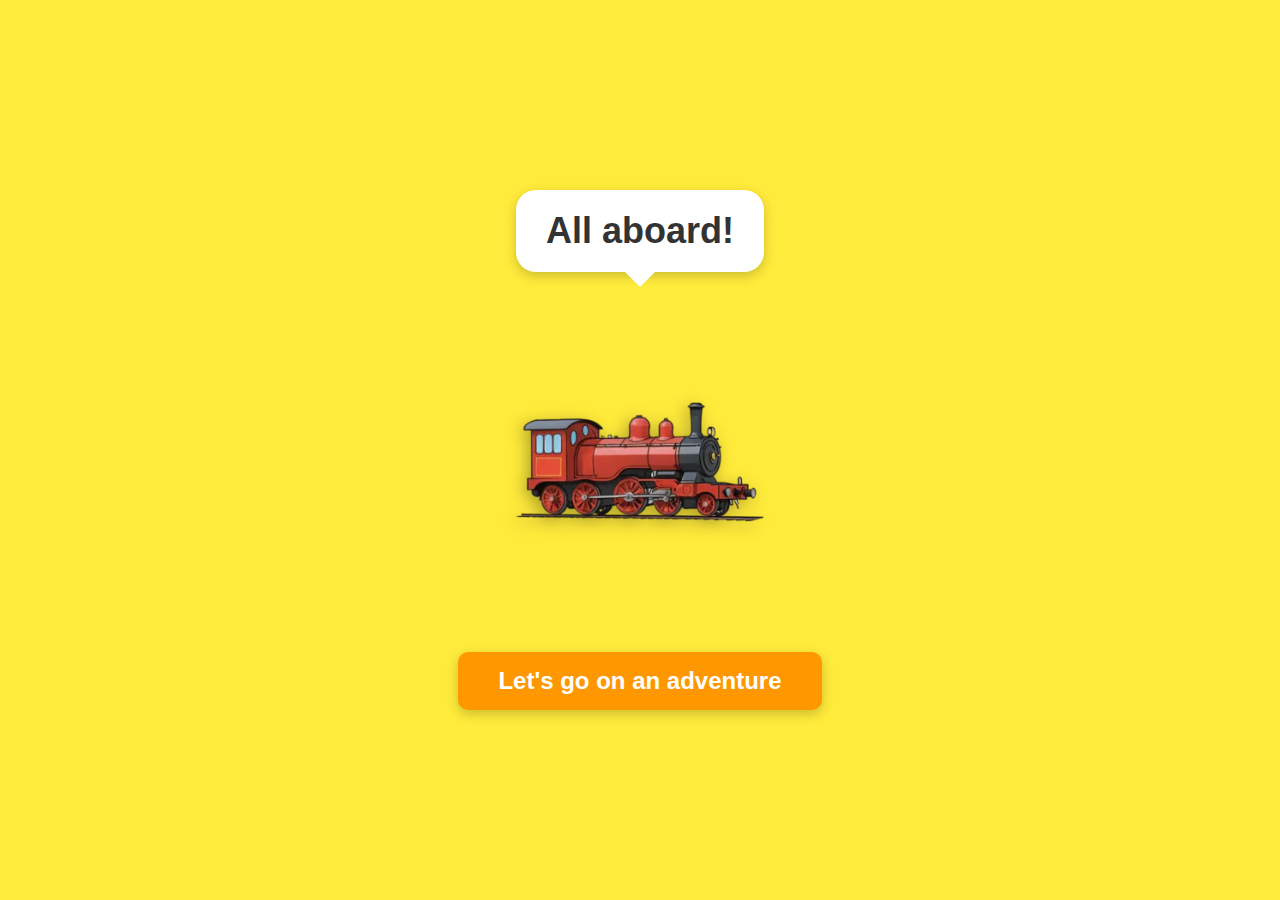
<file: newfolder/index.html>
<!doctype html>
<html>
  <head>
    <link rel="stylesheet" href="style.css">
    <script src="main.js" defer></script>
  </head>
  <body>
    <div id="intro-animation">
      <div id="intro-content">
        <div id="speech-bubble">
          <p>All aboard!</p>
        </div>
        <img id="intro-train" src="image.png" alt="Train">
        <button id="start-adventure-btn">Let's go on an adventure</button>
      </div>
    </div>
    
    <div id="quiz-container">
      <div id="header">
        <h1>Train Trivia Quiz</h1>
        <div id="progress">Question <span id="current-question">1</span> of <span id="total-questions">20</span></div>
      </div>

      <div id="track-container">
        <div id="tracks"></div>
        <div id="train-wrapper">
          <img id="train" src="image.png" alt="Train">
          <div id="steam-container">
            <div class="steam steam1"></div>
            <div class="steam steam2"></div>
            <div class="steam steam3"></div>
          </div>
        </div>
        <div id="stations"></div>
      </div>

      <div id="question-container">
        <div id="question-number"></div>
        <div id="question-text"></div>
        <div id="options-container"></div>
        <button id="submit-btn" style="display: none;">Submit Answer</button>
      </div>

      <div id="results-container" style="display: none;">
        <h2>Quiz Complete!</h2>
        <div id="score-display"></div>
        <div id="smiley">😊</div>
        <button id="restart-btn">Play Again</button>
      </div>
    </div>
  </body>
</html>
</file>
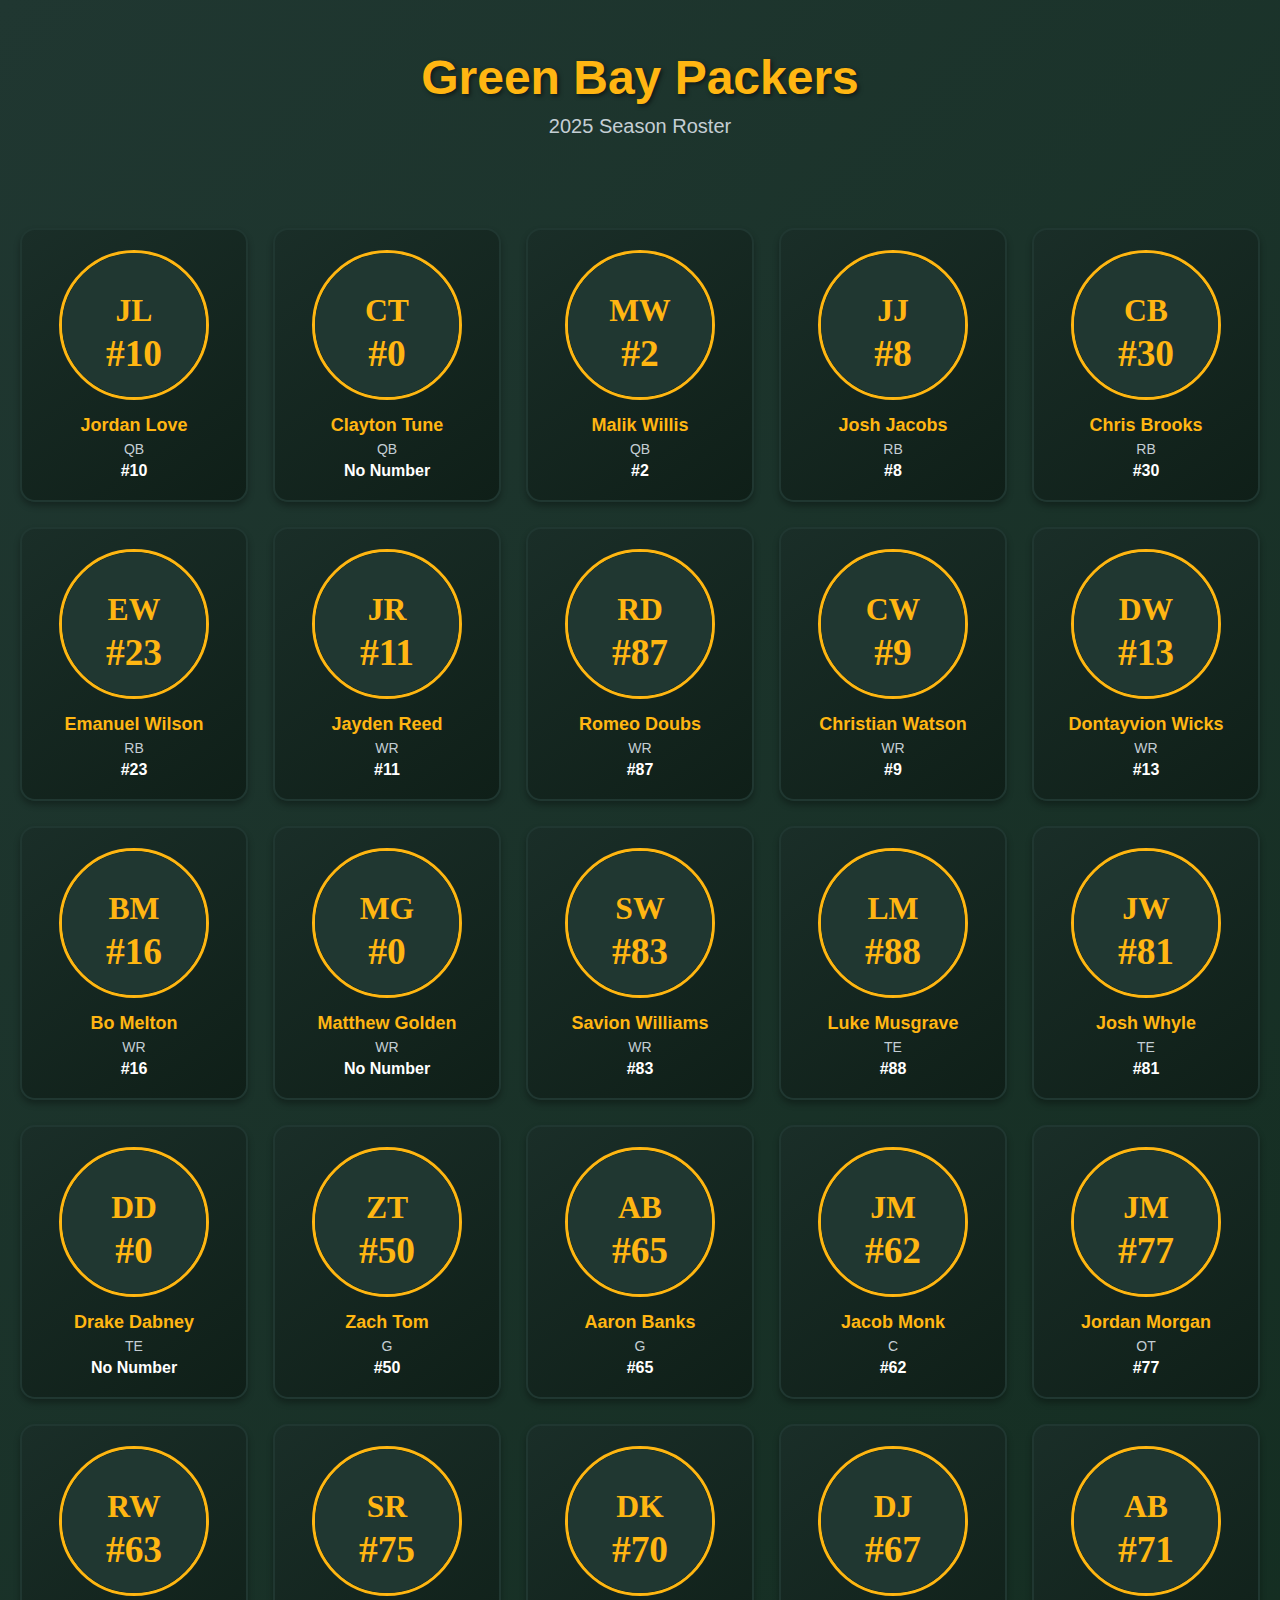
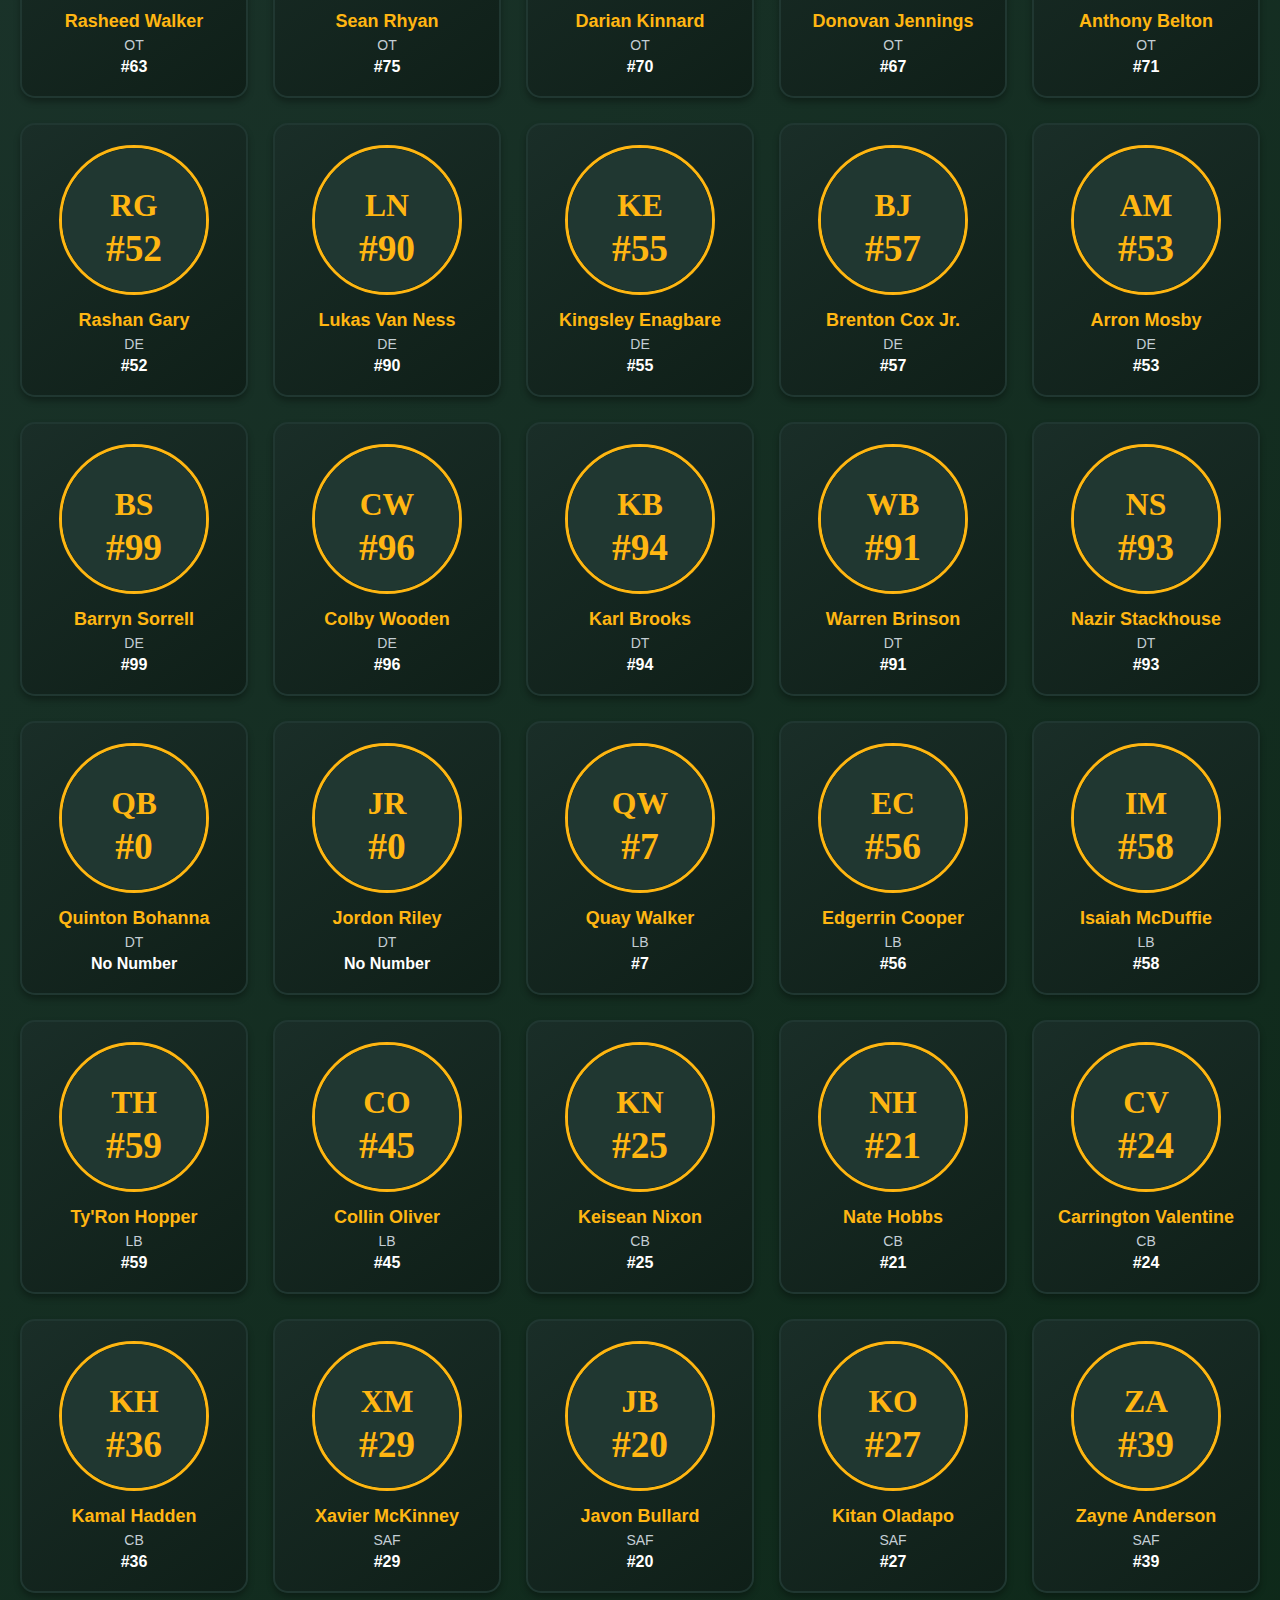
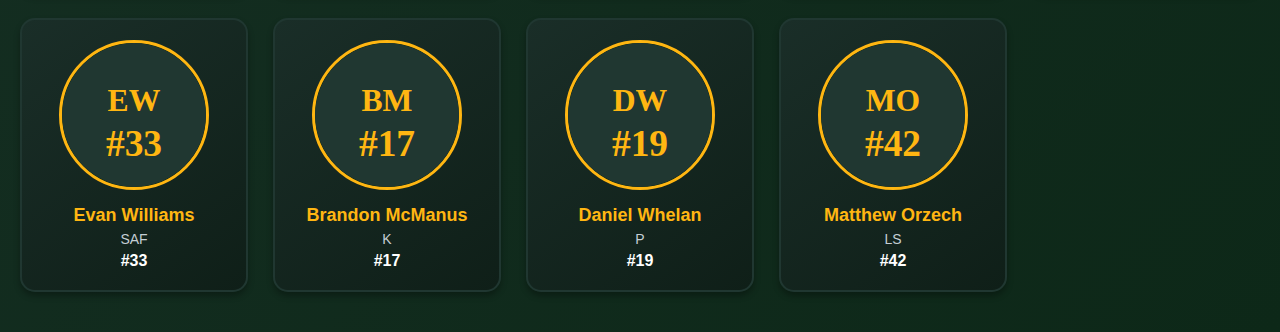
<file: newfolder2/index.html>
<!doctype html>
<html lang="en">
<head>
    <meta charset="UTF-8">
    <meta name="viewport" content="width=device-width, initial-scale=1.0">
    <title>Green Bay Packers Roster</title>
    <link rel="stylesheet" href="style.css">
</head>
<body>
    <div class="container">
        <header>
            <h1>Green Bay Packers</h1>
            <p class="subtitle">2025 Season Roster</p>
        </header>
        
        <div id="loading" class="loading">Loading players...</div>
        
        <div id="players-grid" class="players-grid"></div>
        
        <!-- Modal for player stats -->
        <div id="stats-modal" class="modal">
            <div class="modal-content">
                <span class="close">&times;</span>
                <div id="modal-body"></div>
            </div>
        </div>
    </div>
    
    <script src="main.js"></script>
</body>
</html>
</file>
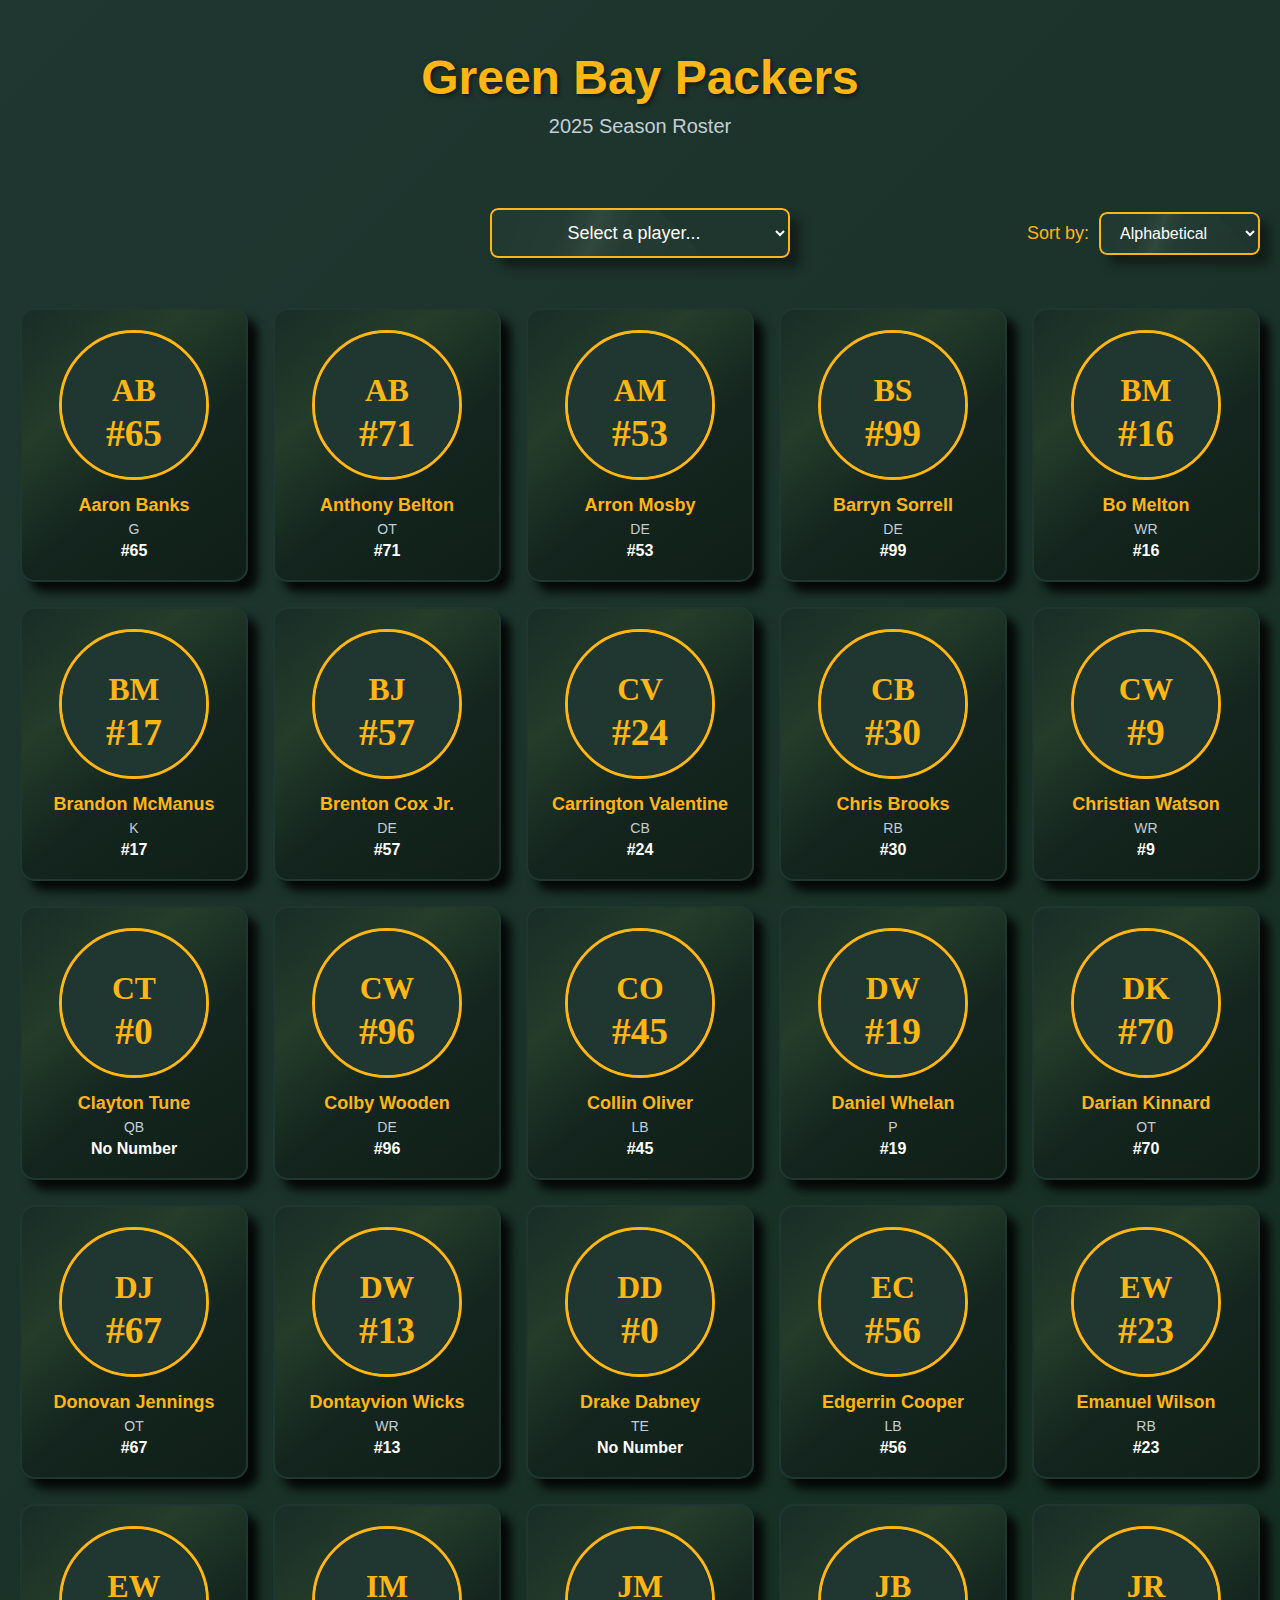
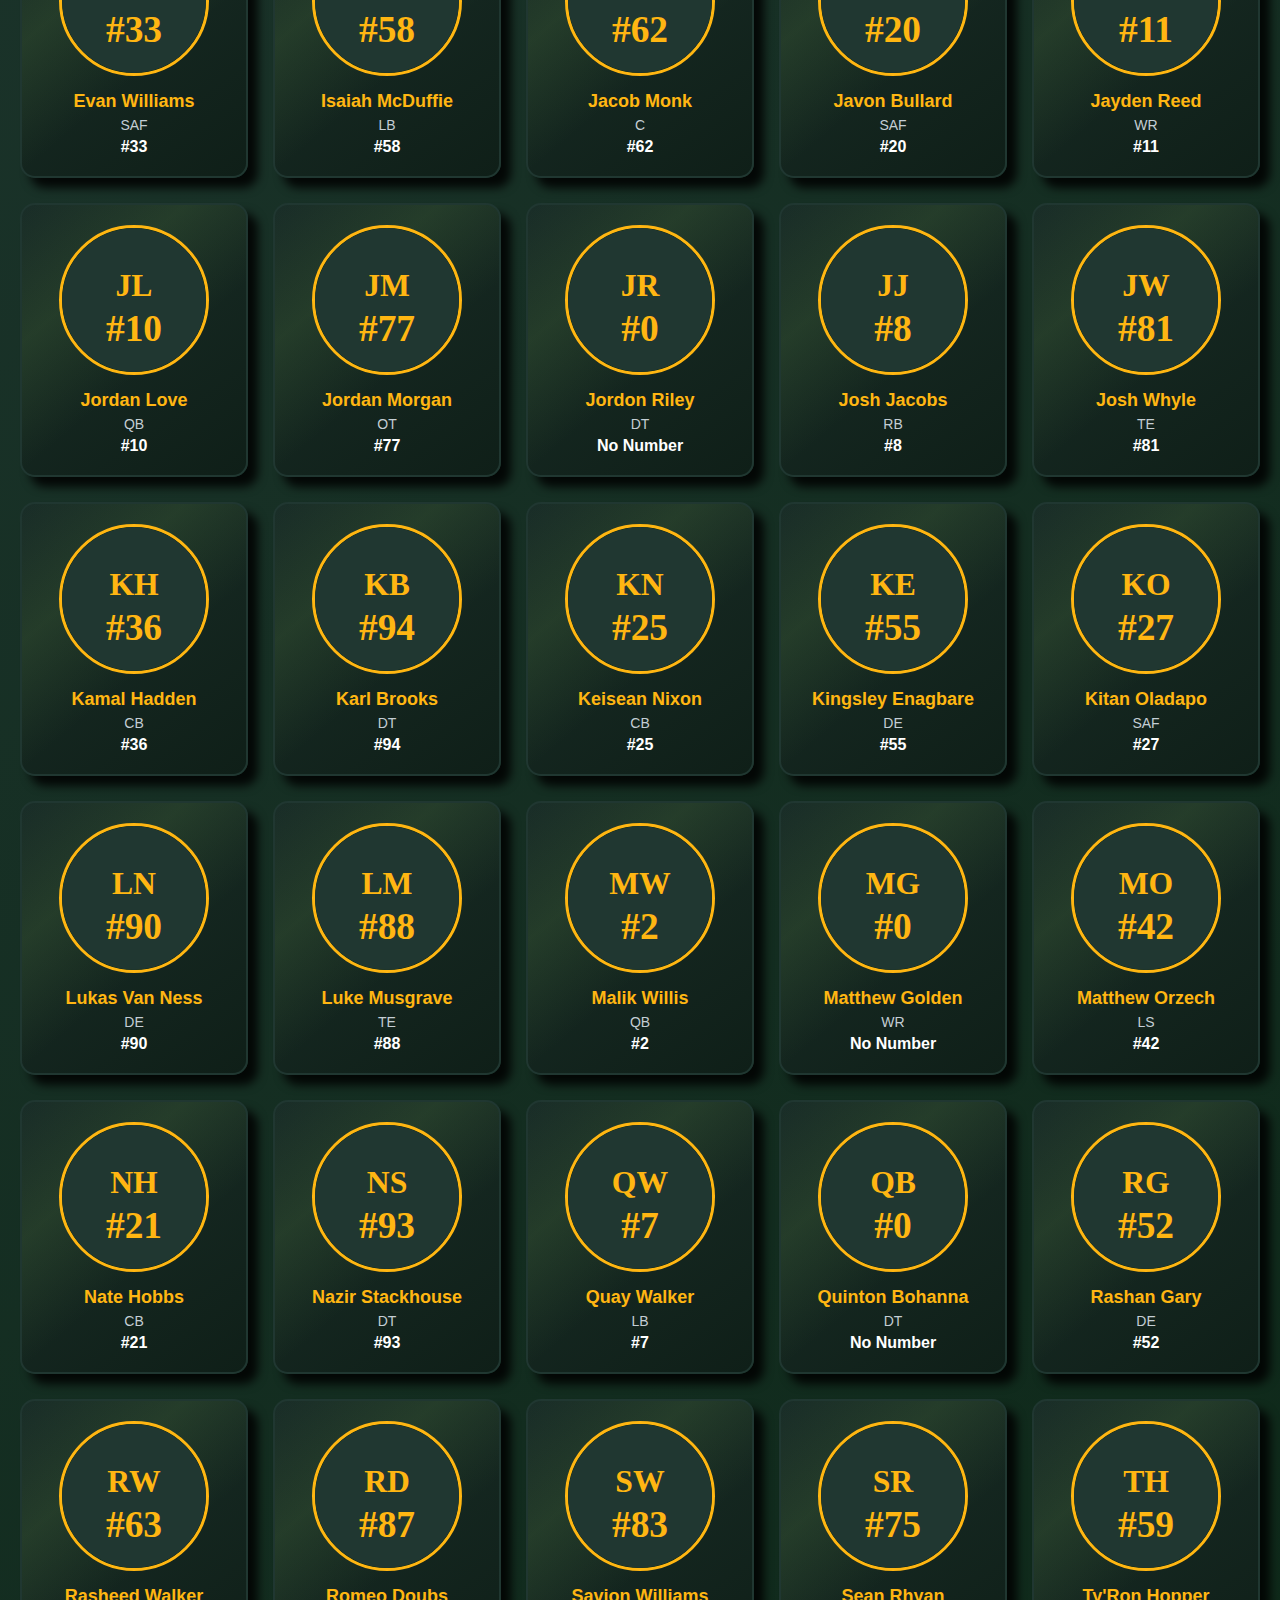
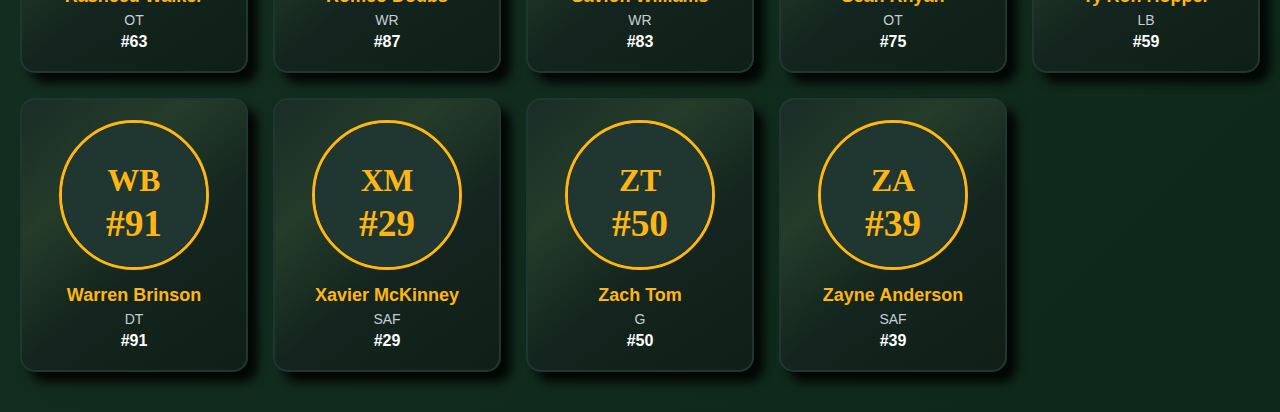
<file: Packers-cards/index.html>
<!doctype html>
<html lang="en">
<head>
    <meta charset="UTF-8">
    <meta name="viewport" content="width=device-width, initial-scale=1.0">
    <title>Green Bay Packers Roster</title>
    <link rel="stylesheet" href="style.css">
</head>
<body>
    <div class="container">
        <header>
            <h1>Green Bay Packers</h1>
            <p class="subtitle">2025 Season Roster</p>
        </header>
        
        <div class="dropdowns-wrapper">
            <div class="player-select-container">
                <div class="select-wrapper">
                    <select id="player-select">
                        <option value="">Select a player...</option>
                    </select>
                </div>
            </div>
            
            <div class="sort-container">
                <label for="sort-select" style="color: #FFB612; font-size: 18px; margin-right: 10px;">Sort by:</label>
                <div class="select-wrapper">
                    <select id="sort-select">
                        <option value="alphabetical">Alphabetical</option>
                        <option value="number">Player Number</option>
                        <option value="stats">Best Stats</option>
                    </select>
                </div>
            </div>
        </div>
        
        <div id="loading" class="loading">Loading players...</div>
        
        <div id="players-grid" class="players-grid"></div>
        
        <!-- Modal for player stats -->
        <div id="stats-modal" class="modal">
            <div class="modal-content">
                <span class="close">&times;</span>
                <div id="modal-body"></div>
            </div>
        </div>
    </div>
    
    <script src="main.js"></script>
</body>
</html>
</file>
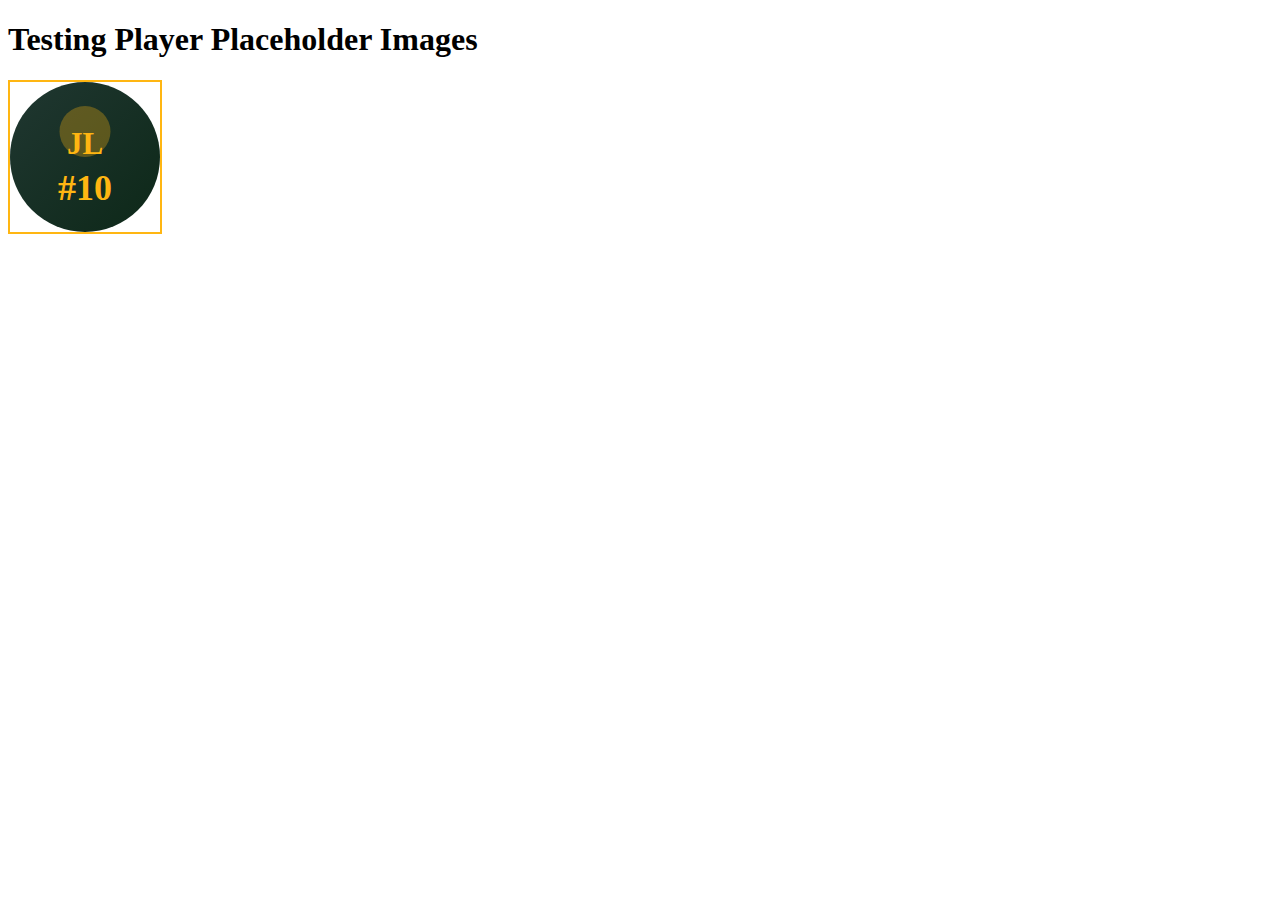
<file: newfolder2/test.html>
<!DOCTYPE html>
<html>
<head>
    <title>Test Placeholder</title>
</head>
<body>
    <h1>Testing Player Placeholder Images</h1>
    <div id="test"></div>
    <script>
        function getPlayerInitials(name) {
            const parts = name.split(' ');
            if (parts.length >= 2) {
                return (parts[0][0] + parts[parts.length - 1][0]).toUpperCase();
            }
            return name.substring(0, 2).toUpperCase();
        }

        function createPlayerPlaceholder(name, number, size = 150) {
            const initials = getPlayerInitials(name);
            const fontSize = Math.floor(size * 0.21);
            const numberSize = Math.floor(size * 0.24);
            const center = size / 2;
            const circleY = size * 0.33;
            const initialsY = size * 0.43;
            const numberY = size * 0.73;
            const radius = size * 0.17;
            const uniqueId = 'g' + number + size + Math.floor(Math.random() * 10000);
            
            const svg = '<svg xmlns="http://www.w3.org/2000/svg" width="' + size + '" height="' + size + '">' +
                '<defs>' +
                '<linearGradient id="' + uniqueId + '" x1="0%" y1="0%" x2="100%" y2="100%">' +
                '<stop offset="0%" stop-color="#203731"/>' +
                '<stop offset="100%" stop-color="#0d2818"/>' +
                '</linearGradient>' +
                '</defs>' +
                '<rect width="' + size + '" height="' + size + '" fill="url(#' + uniqueId + ')" rx="' + (size/2) + '"/>' +
                '<circle cx="' + center + '" cy="' + circleY + '" r="' + radius + '" fill="#FFB612" opacity="0.3"/>' +
                '<text x="' + center + '" y="' + initialsY + '" font-size="' + fontSize + '" font-weight="bold" fill="#FFB612" text-anchor="middle" dominant-baseline="middle">' + initials + '</text>' +
                '<text x="' + center + '" y="' + numberY + '" font-size="' + numberSize + '" font-weight="bold" fill="#FFB612" text-anchor="middle" dominant-baseline="middle">#' + number + '</text>' +
                '</svg>';
            
            return 'data:image/svg+xml;charset=utf-8,' + encodeURIComponent(svg);
        }

        const testDiv = document.getElementById('test');
        const testImg = document.createElement('img');
        testImg.src = createPlayerPlaceholder('Jordan Love', 10, 150);
        testImg.style.width = '150px';
        testImg.style.height = '150px';
        testImg.style.border = '2px solid #FFB612';
        testDiv.appendChild(testImg);
        console.log('Test image URL:', testImg.src.substring(0, 200));
    </script>
</body>
</html>
</file>
<file: newfolder/style.css>
* {
  margin: 0;
  padding: 0;
  box-sizing: border-box;
}

body {
  background-color: #FFEB3B;
  font-family: Arial, sans-serif;
  overflow-x: hidden;
}

#intro-animation {
  position: fixed;
  top: 0;
  left: 0;
  width: 100%;
  height: 100%;
  background-color: #FFEB3B;
  z-index: 1000;
  display: flex;
  align-items: center;
  justify-content: center;
  animation: fadeIn 0.5s ease-in;
}

#intro-animation.hidden {
  display: none;
}

@keyframes fadeIn {
  from {
    opacity: 0;
  }
  to {
    opacity: 1;
  }
}

#intro-content {
  display: flex;
  flex-direction: column;
  align-items: center;
  justify-content: center;
  gap: 40px;
  position: relative;
}

#speech-bubble {
  position: relative;
  background: white;
  padding: 20px 30px;
  border-radius: 20px;
  box-shadow: 0 4px 12px rgba(0,0,0,0.2);
  animation: bounceIn 0.6s ease-out;
}

#speech-bubble::after {
  content: '';
  position: absolute;
  bottom: -15px;
  left: 50%;
  transform: translateX(-50%);
  width: 0;
  height: 0;
  border-left: 15px solid transparent;
  border-right: 15px solid transparent;
  border-top: 15px solid white;
}

#speech-bubble p {
  margin: 0;
  font-size: 36px;
  font-weight: bold;
  color: #333;
}

#intro-train {
  width: 300px;
  height: auto;
  animation: trainEnter 2s ease-out forwards;
  filter: drop-shadow(4px 4px 8px rgba(0,0,0,0.3));
  transform: scaleX(-1);
}

#intro-train.leaving {
  animation: trainLeave 2s ease-in forwards;
}

@keyframes bounceIn {
  0% {
    transform: scale(0.3);
    opacity: 0;
  }
  50% {
    transform: scale(1.05);
  }
  70% {
    transform: scale(0.9);
  }
  100% {
    transform: scale(1);
    opacity: 1;
  }
}

@keyframes trainEnter {
  0% {
    transform: scaleX(-1) translateX(100vw);
  }
  100% {
    transform: scaleX(-1) translateX(0);
  }
}

@keyframes trainLeave {
  0% {
    transform: scaleX(-1) translateX(0);
  }
  100% {
    transform: scaleX(-1) translateX(-100vw);
  }
}

#start-adventure-btn {
  padding: 15px 40px;
  font-size: 24px;
  background: #FF9800;
  color: white;
  border: none;
  border-radius: 10px;
  cursor: pointer;
  font-weight: bold;
  transition: all 0.3s;
  box-shadow: 0 4px 12px rgba(0,0,0,0.2);
  animation: buttonAppear 0.8s ease-out 0.5s both;
}

#start-adventure-btn:hover {
  background: #F57C00;
  transform: scale(1.05);
  box-shadow: 0 6px 16px rgba(0,0,0,0.3);
}

@keyframes buttonAppear {
  from {
    opacity: 0;
    transform: translateY(20px);
  }
  to {
    opacity: 1;
    transform: translateY(0);
  }
}

#quiz-container {
  max-width: 1200px;
  margin: 0 auto;
  padding: 20px;
  display: none;
}

#quiz-container.visible {
  display: block;
}

#header {
  text-align: center;
  margin-bottom: 30px;
}

#header h1 {
  font-size: 48px;
  color: #333;
  margin-bottom: 10px;
}

#progress {
  font-size: 24px;
  color: #666;
  font-weight: bold;
}

#track-container {
  position: relative;
  width: 100%;
  height: 300px;
  margin: 40px 0;
  padding-left: 30px;
  padding-right: 30px;
  overflow: hidden;
}

#tracks {
  position: absolute;
  bottom: 80px;
  width: 100%;
  height: 20px;
  background: linear-gradient(to bottom, #8B4513 0%, #654321 50%, #8B4513 100%);
  border-top: 4px solid #333;
  border-bottom: 4px solid #333;
}

#tracks::before {
  content: '';
  position: absolute;
  top: 50%;
  left: 0;
  width: 100%;
  height: 2px;
  background: repeating-linear-gradient(
    to right,
    #333 0px,
    #333 40px,
    transparent 40px,
    transparent 80px
  );
}

#train-wrapper {
  position: absolute;
  bottom: 60px;
  left: 0;
  width: 150px;
  height: 120px;
  transition: left 1s ease-in-out;
  z-index: 10;
}

#train {
  width: 100%;
  height: 100%;
  object-fit: contain;
  filter: drop-shadow(2px 2px 4px rgba(0,0,0,0.3));
  transform: scaleX(-1);
}

#steam-container {
  position: absolute;
  top: -40px;
  left: 50%;
  transform: translateX(-50%);
  width: 60px;
  height: 80px;
  pointer-events: none;
}

.steam {
  position: absolute;
  width: 20px;
  height: 20px;
  background: rgba(255, 255, 255, 0.8);
  border-radius: 50%;
  animation: steam-rise 2s infinite;
}

.steam1 {
  left: 10px;
  animation-delay: 0s;
}

.steam2 {
  left: 20px;
  animation-delay: 0.3s;
}

.steam3 {
  left: 30px;
  animation-delay: 0.6s;
}

@keyframes steam-rise {
  0% {
    opacity: 0.8;
    transform: translateY(0) scale(1);
  }
  50% {
    opacity: 0.4;
    transform: translateY(-30px) scale(1.2);
  }
  100% {
    opacity: 0;
    transform: translateY(-60px) scale(1.5);
  }
}

#stations {
  position: absolute;
  bottom: 100px;
  width: 100%;
  height: 100px;
}

.station {
  position: absolute;
  width: 60px;
  height: 60px;
  background: #4CAF50;
  border: 4px solid #2E7D32;
  border-radius: 50%;
  cursor: pointer;
  display: flex;
  align-items: center;
  justify-content: center;
  font-size: 20px;
  font-weight: bold;
  color: white;
  transition: all 0.3s;
  box-shadow: 0 4px 8px rgba(0,0,0,0.2);
  transform: translateX(-50%);
}

.station::before {
  content: '';
  position: absolute;
  bottom: -20px;
  left: 50%;
  transform: translateX(-50%);
  width: 4px;
  height: 20px;
  background: #2E7D32;
}

.station:hover {
  transform: translateX(-50%) scale(1.2);
  box-shadow: 0 6px 12px rgba(0,0,0,0.3);
}

.station.unanswered:hover {
  background: #1a1a1a;
  border-color: #444444;
}

.station.unanswered {
  background: #000000;
  border-color: #333333;
  color: #FFEB3B;
}

.station.active {
  background: #FF9800;
  border-color: #F57C00;
  animation: pulse 1s infinite;
}

.station.active.unanswered {
  background: #000000;
  border-color: #333333;
  color: #FFEB3B;
}

.station.active.correct {
  background: #4CAF50;
  border-color: #2E7D32;
}

.station.active.incorrect {
  background: #F44336;
  border-color: #C62828;
}

.station.visited {
  background: #9E9E9E;
  border-color: #616161;
  cursor: default;
}

.station.correct {
  background: #4CAF50;
  border-color: #2E7D32;
  cursor: default;
}

.station.incorrect {
  background: #F44336;
  border-color: #C62828;
  cursor: default;
}

@keyframes pulse {
  0%, 100% {
    transform: translateX(-50%) scale(1);
  }
  50% {
    transform: translateX(-50%) scale(1.1);
  }
}

#question-container {
  background: white;
  padding: 30px;
  border-radius: 10px;
  box-shadow: 0 4px 12px rgba(0,0,0,0.1);
  margin-top: 20px;
}

#question-number {
  font-size: 18px;
  color: #666;
  margin-bottom: 10px;
}

#question-text {
  font-size: 28px;
  font-weight: bold;
  color: #333;
  margin-bottom: 30px;
}

#options-container {
  display: flex;
  flex-direction: column;
  gap: 15px;
}

.option {
  padding: 15px 20px;
  background: #F5F5F5;
  border: 3px solid #DDD;
  border-radius: 8px;
  cursor: pointer;
  font-size: 20px;
  transition: all 0.3s;
}

.option:hover {
  background: #E0E0E0;
  border-color: #999;
}

.option.selected {
  background: #2196F3;
  color: white;
  border-color: #1976D2;
}

.option.correct {
  background: #4CAF50;
  color: white;
  border-color: #2E7D32;
}

.option.incorrect {
  background: #F44336;
  color: white;
  border-color: #C62828;
}

#submit-btn {
  margin-top: 20px;
  padding: 15px 40px;
  font-size: 20px;
  background: #FF9800;
  color: white;
  border: none;
  border-radius: 8px;
  cursor: pointer;
  font-weight: bold;
  transition: background 0.3s;
}

#submit-btn:hover {
  background: #F57C00;
}

#submit-btn:disabled {
  background: #CCC;
  cursor: not-allowed;
}

#results-container {
  text-align: center;
  background: white;
  padding: 40px;
  border-radius: 10px;
  box-shadow: 0 4px 12px rgba(0,0,0,0.1);
  margin-top: 30px;
}

#results-container h2 {
  font-size: 36px;
  color: #333;
  margin-bottom: 20px;
}

#score-display {
  font-size: 32px;
  color: #2196F3;
  font-weight: bold;
  margin-bottom: 20px;
}

#smiley {
  font-size: 80px;
  margin: 20px 0;
  animation: bounce 1s infinite;
}

@keyframes bounce {
  0%, 100% {
    transform: translateY(0);
  }
  50% {
    transform: translateY(-20px);
  }
}

#restart-btn {
  margin-top: 20px;
  padding: 15px 40px;
  font-size: 20px;
  background: #4CAF50;
  color: white;
  border: none;
  border-radius: 8px;
  cursor: pointer;
  font-weight: bold;
  transition: background 0.3s;
}

#restart-btn:hover {
  background: #2E7D32;
}
</file>
<file: newfolder2/style.css>
* {
    margin: 0;
    padding: 0;
    box-sizing: border-box;
}

body {
    font-family: 'Arial', sans-serif;
    background: linear-gradient(135deg, #203731 0%, #0d2818 100%);
    min-height: 100vh;
    padding: 20px;
    color: #fff;
}

.container {
    max-width: 1400px;
    margin: 0 auto;
}

header {
    text-align: center;
    margin-bottom: 40px;
    padding: 30px 0;
}

header h1 {
    font-size: 48px;
    color: #FFB612;
    text-shadow: 2px 2px 4px rgba(0, 0, 0, 0.5);
    margin-bottom: 10px;
}

.subtitle {
    font-size: 20px;
    color: #C4CED4;
}

.loading {
    text-align: center;
    font-size: 24px;
    color: #FFB612;
    padding: 40px;
    display: none;
}

.loading.show {
    display: block;
}

.players-grid {
    display: grid;
    grid-template-columns: repeat(auto-fill, minmax(200px, 1fr));
    gap: 25px;
    padding: 20px 0;
}

.player-card {
    background: linear-gradient(145deg, #1a2e28 0%, #0f1f18 100%);
    border-radius: 15px;
    padding: 20px;
    text-align: center;
    cursor: pointer;
    transition: all 0.3s ease;
    border: 2px solid #203731;
    box-shadow: 0 4px 6px rgba(0, 0, 0, 0.3);
}

.player-card:hover {
    transform: translateY(-5px);
    box-shadow: 0 8px 15px rgba(255, 182, 18, 0.3);
    border-color: #FFB612;
}

.player-photo {
    width: 150px;
    height: 150px;
    border-radius: 50%;
    object-fit: cover;
    border: 3px solid #FFB612;
    margin-bottom: 15px;
    background: #0d2818;
    display: block;
    margin-left: auto;
    margin-right: auto;
}

.player-name {
    font-size: 18px;
    font-weight: bold;
    color: #FFB612;
    margin-bottom: 5px;
}

.player-position {
    font-size: 14px;
    color: #C4CED4;
    margin-bottom: 5px;
}

.player-number {
    font-size: 16px;
    color: #fff;
    font-weight: 600;
}

/* Modal Styles */
.modal {
    display: none;
    position: fixed;
    z-index: 1000;
    left: 0;
    top: 0;
    width: 100%;
    height: 100%;
    background-color: rgba(0, 0, 0, 0.8);
    overflow-y: auto;
}

.modal.show {
    display: block;
}

.modal-content {
    background: linear-gradient(145deg, #1a2e28 0%, #0f1f18 100%);
    margin: 50px auto;
    padding: 30px;
    border: 3px solid #FFB612;
    border-radius: 15px;
    width: 90%;
    max-width: 800px;
    position: relative;
    box-shadow: 0 10px 30px rgba(0, 0, 0, 0.5);
}

.close {
    color: #FFB612;
    float: right;
    font-size: 32px;
    font-weight: bold;
    cursor: pointer;
    line-height: 1;
    transition: color 0.3s;
}

.close:hover {
    color: #fff;
}

#modal-body {
    margin-top: 20px;
    color: #fff;
}

.player-stats-header {
    text-align: center;
    margin-bottom: 30px;
    padding-bottom: 20px;
    border-bottom: 2px solid #FFB612;
}

.player-stats-header img {
    width: 200px;
    height: 200px;
    border-radius: 50%;
    border: 4px solid #FFB612;
    margin-bottom: 15px;
    object-fit: cover;
}

.player-stats-header h2 {
    font-size: 32px;
    color: #FFB612;
    margin-bottom: 10px;
}

.player-stats-header .player-info {
    font-size: 18px;
    color: #C4CED4;
}

.stats-section {
    margin: 30px 0;
}

.stats-section h3 {
    font-size: 24px;
    color: #FFB612;
    margin-bottom: 15px;
    padding-bottom: 10px;
    border-bottom: 1px solid #203731;
}

.stats-grid {
    display: grid;
    grid-template-columns: repeat(auto-fit, minmax(200px, 1fr));
    gap: 15px;
}

.stat-item {
    background: rgba(32, 55, 49, 0.5);
    padding: 15px;
    border-radius: 8px;
    border-left: 3px solid #FFB612;
}

.stat-label {
    font-size: 14px;
    color: #C4CED4;
    margin-bottom: 5px;
}

.stat-value {
    font-size: 24px;
    font-weight: bold;
    color: #FFB612;
}

.no-stats {
    text-align: center;
    padding: 40px;
    color: #C4CED4;
    font-size: 18px;
}

.error-message {
    text-align: center;
    color: #ff6b6b;
    padding: 20px;
    background: rgba(255, 107, 107, 0.1);
    border-radius: 8px;
    margin: 20px 0;
}

@media (max-width: 768px) {
    .players-grid {
        grid-template-columns: repeat(auto-fill, minmax(150px, 1fr));
        gap: 15px;
    }
    
    .player-photo {
        width: 120px;
        height: 120px;
    }
    
    header h1 {
        font-size: 36px;
    }
    
    .modal-content {
        width: 95%;
        padding: 20px;
    }
}
</file>
<file: Packers-cards/style.css>
* {
    margin: 0;
    padding: 0;
    box-sizing: border-box;
}

body {
    font-family: 'Arial', sans-serif;
    background: linear-gradient(135deg, #203731 0%, #0d2818 100%);
    min-height: 100vh;
    padding: 20px;
    color: #fff;
}

.container {
    max-width: 1400px;
    margin: 0 auto;
}

.dropdowns-wrapper {
    display: flex;
    justify-content: center;
    align-items: center;
    position: relative;
    margin-bottom: 30px;
}

.player-select-container {
    display: flex;
    align-items: center;
    justify-content: center;
    margin-bottom: 0;
}

.sort-container {
    display: flex;
    align-items: center;
    margin-bottom: 0;
    position: absolute;
    right: 0;
}

header {
    text-align: center;
    margin-bottom: 40px;
    padding: 30px 0;
}

header h1 {
    font-size: 48px;
    color: #FFB612;
    text-shadow: 2px 2px 4px rgba(0, 0, 0, 0.5);
    margin-bottom: 10px;
}

.subtitle {
    font-size: 20px;
    color: #C4CED4;
}

.player-select-container {
    justify-content: flex-start;
}

.select-wrapper {
    display: inline-block;
    position: relative;
    overflow: hidden;
    border-radius: 8px;
    box-shadow: 10px 10px 10px rgba(11, 9, 9, 0.504);
}

.select-wrapper::before {
    content: '';
    position: absolute;
    top: -70%;
    left: -70%;
    width: 200%;
    height: 400%;
    background: linear-gradient(
        65deg,
        transparent 0%,
        transparent 10%,
        rgba(155, 180, 141, 0.02) 20%,
        rgba(155, 180, 141, 0.05) 30%,
        rgba(155, 180, 141, 0.12) 38%,
        rgba(155, 180, 141, 0.2) 45%,
        rgba(155, 180, 141, 0.45) 48%,
        rgba(155, 180, 141, 0.7) 50%,
        rgba(155, 180, 141, 0.45) 52%,
        rgba(155, 180, 141, 0.2) 55%,
        rgba(155, 180, 141, 0.12) 62%,
        rgba(155, 180, 141, 0.05) 70%,
        rgba(155, 180, 141, 0.02) 80%,
        transparent 90%,
        transparent 100%
    );
    transform: rotate(45deg);
    pointer-events: none;
    transition: all 0.5s ease;
    z-index: 0;
}

.select-wrapper:hover::before {
    top: -30%;
    left: -30%;
}

#player-select {
    padding: 12px 20px;
    font-size: 18px;
    border: 2px solid #FFB612;
    border-radius: 8px;
    background: rgba(32, 55, 49, 0.8);
    color: #fff;
    width: 300px;
    text-align: center;
    cursor: pointer;
    position: relative;
    z-index: 1;
}

#player-select:focus {
    outline: none;
    border-color: #FFB612;
    box-shadow: 0 0 10px rgba(255, 182, 18, 0.5);
}


#player-select option {
    background: #1a2e28;
    color: #fff;
    padding: 10px;
}

.sort-container {
    text-align: left;
}

#sort-select {
    padding: 10px 15px;
    font-size: 16px;
    border: 2px solid #FFB612;
    border-radius: 8px;
    background: rgba(32, 55, 49, 0.8);
    color: #fff;
    cursor: pointer;
    position: relative;
    z-index: 1;
}

#sort-select:focus {
    outline: none;
    border-color: #FFB612;
    box-shadow: 0 0 10px rgba(255, 182, 18, 0.5);
}


#sort-select option {
    background: #1a2e28;
    color: #fff;
    padding: 10px;
}


.loading {
    text-align: center;
    font-size: 24px;
    color: #FFB612;
    padding: 40px;
    display: none;
}

.loading.show {
    display: block;
}

.players-grid {
    display: grid;
    grid-template-columns: repeat(auto-fill, minmax(200px, 1fr));
    gap: 25px;
    padding: 20px 0;
}

.player-card {
    background: linear-gradient(145deg, #1a2e28 0%, #0f1f18 100%);
    border-radius: 15px;
    padding: 20px;
    text-align: center;
    cursor: pointer;
    transition: all 0.3s ease;
    border: 2px solid #203731;
    box-shadow: 10px 10px 10px rgba(0, 0, 0, 0.847);
    position: relative;
    overflow: hidden;
}

.player-card::before {
    content: '';
    position: absolute;
    top: -70%;
    left: -70%;
    width: 200%;
    height: 200%;
    background: linear-gradient(
        95deg,
        transparent 30%,
        rgba(88, 130, 66, 0.211) 50%,
        transparent 70%
    );
    transform: rotate(45deg);
    pointer-events: none;
    transition: all 0.5s ease;
}

.player-card:hover::before {
    top: -30%;
    left: -30%;
}

.player-card:hover {
    transform: translateY(-5px);
    box-shadow: 0 8px 15px rgba(255, 182, 18, 0.3);
    border-color: #FFB612;
}

.player-photo {
    width: 150px;
    height: 150px;
    border-radius: 50%;
    object-fit: cover;
    border: 3px solid #FFB612;
    margin-bottom: 15px;
    background: #0d2818;
    display: block;
    margin-left: auto;
    margin-right: auto;
    position: relative;
    z-index: 1;
}

.player-name {
    font-size: 18px;
    font-weight: bold;
    color: #FFB612;
    margin-bottom: 5px;
    position: relative;
    z-index: 1;
}

.player-position {
    font-size: 14px;
    color: #C4CED4;
    margin-bottom: 5px;
    position: relative;
    z-index: 1;
}

.player-number {
    font-size: 16px;
    color: #fff;
    font-weight: 600;
    position: relative;
    z-index: 1;
}

/* Modal Styles */
.modal {
    display: none;
    position: fixed;
    z-index: 1000;
    left: 0;
    top: 0;
    width: 100%;
    height: 100%;
    background-color: rgba(0, 0, 0, 0.8);
    overflow-y: auto;
}

.modal.show {
    display: block;
}

.modal-content {
    background: linear-gradient(145deg, #1a2e28 0%, #0f1f18 100%);
    margin: 50px auto;
    padding: 30px;
    border: 3px solid #FFB612;
    border-radius: 15px;
    width: 90%;
    max-width: 800px;
    position: relative;
    box-shadow: 0 10px 30px rgba(0, 0, 0, 0.5);
}

.close {
    color: #FFB612;
    float: right;
    font-size: 32px;
    font-weight: bold;
    cursor: pointer;
    line-height: 1;
    transition: color 0.3s;
}

.close:hover {
    color: #fff;
}

#modal-body {
    margin-top: 20px;
    color: #fff;
}

.player-stats-header {
    text-align: center;
    margin-bottom: 30px;
    padding-bottom: 20px;
    border-bottom: 2px solid #FFB612;
}

.player-stats-header img {
    width: 200px;
    height: 200px;
    border-radius: 50%;
    border: 4px solid #FFB612;
    margin-bottom: 15px;
    object-fit: cover;
}

.player-stats-header h2 {
    font-size: 32px;
    color: #FFB612;
    margin-bottom: 10px;
}

.player-stats-header .player-info {
    font-size: 18px;
    color: #C4CED4;
}

.stats-section {
    margin: 30px 0;
}

.stats-section h3 {
    font-size: 24px;
    color: #FFB612;
    margin-bottom: 15px;
    padding-bottom: 10px;
    border-bottom: 1px solid #203731;
}

.stats-grid {
    display: grid;
    grid-template-columns: repeat(auto-fit, minmax(200px, 1fr));
    gap: 15px;
}

.stat-item {
    background: rgba(32, 55, 49, 0.5);
    padding: 15px;
    border-radius: 8px;
    border-left: 3px solid #FFB612;
}

.stat-label {
    font-size: 14px;
    color: #C4CED4;
    margin-bottom: 5px;
}

.stat-value {
    font-size: 24px;
    font-weight: bold;
    color: #FFB612;
}

.no-stats {
    text-align: center;
    padding: 40px;
    color: #C4CED4;
    font-size: 18px;
}

.error-message {
    text-align: center;
    color: #ff6b6b;
    padding: 20px;
    background: rgba(255, 107, 107, 0.1);
    border-radius: 8px;
    margin: 20px 0;
}

@media (max-width: 768px) {
    .players-grid {
        grid-template-columns: repeat(auto-fill, minmax(150px, 1fr));
        gap: 15px;
    }
    
    .player-photo {
        width: 120px;
        height: 120px;
    }
    
    header h1 {
        font-size: 36px;
    }
    
    .modal-content {
        width: 95%;
        padding: 20px;
    }
}
</file>
